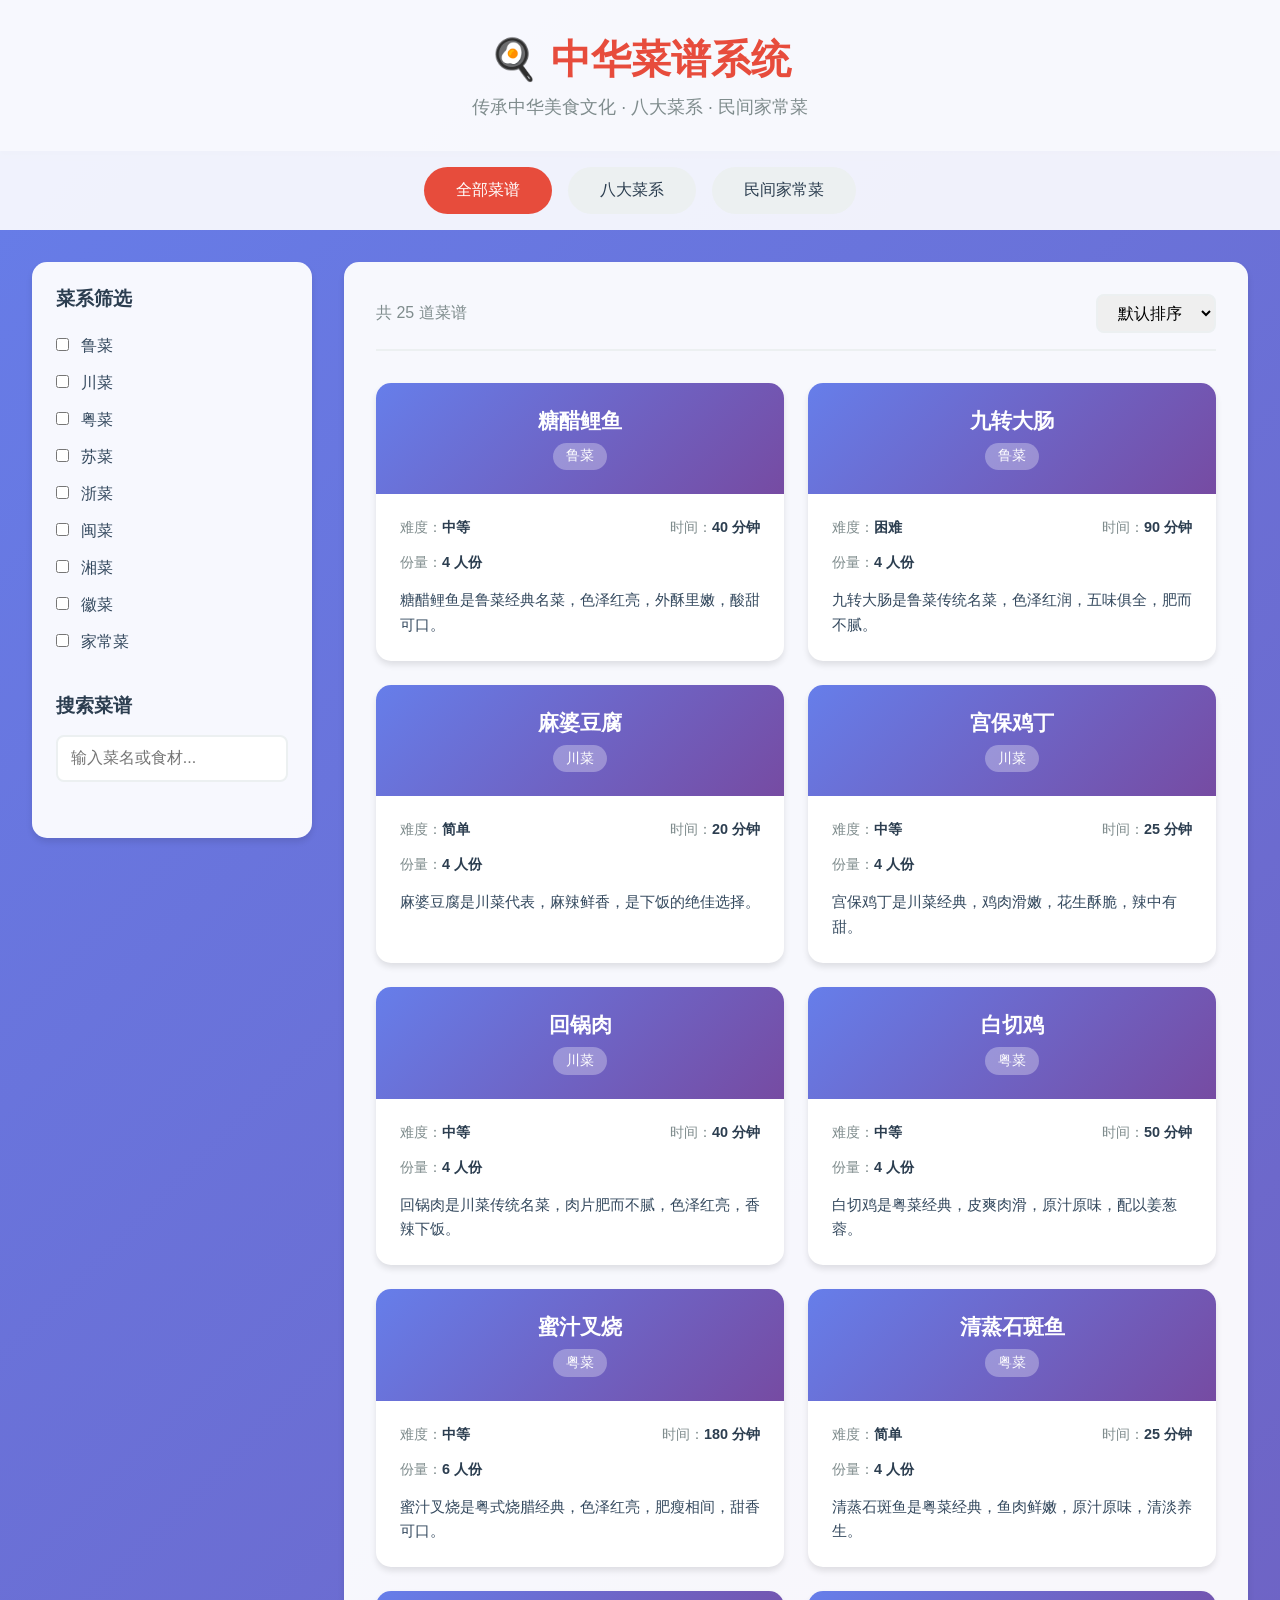
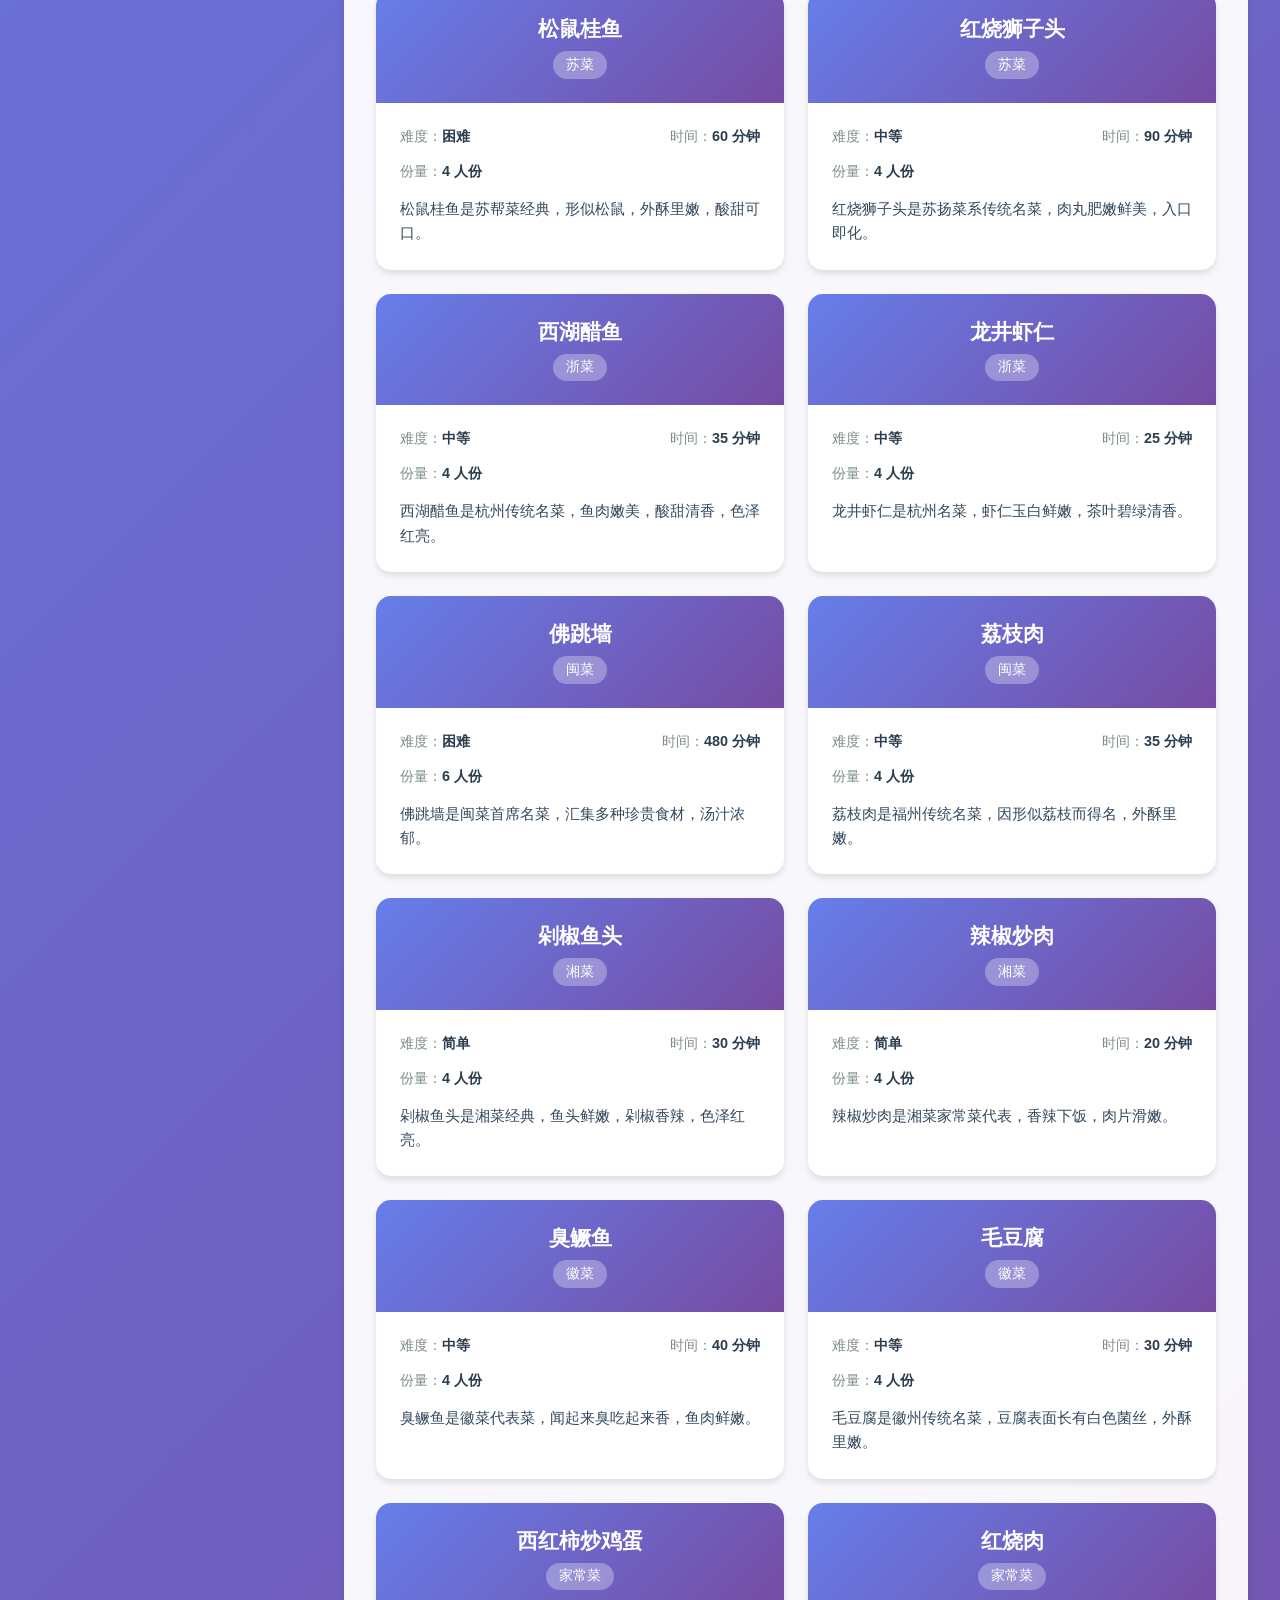
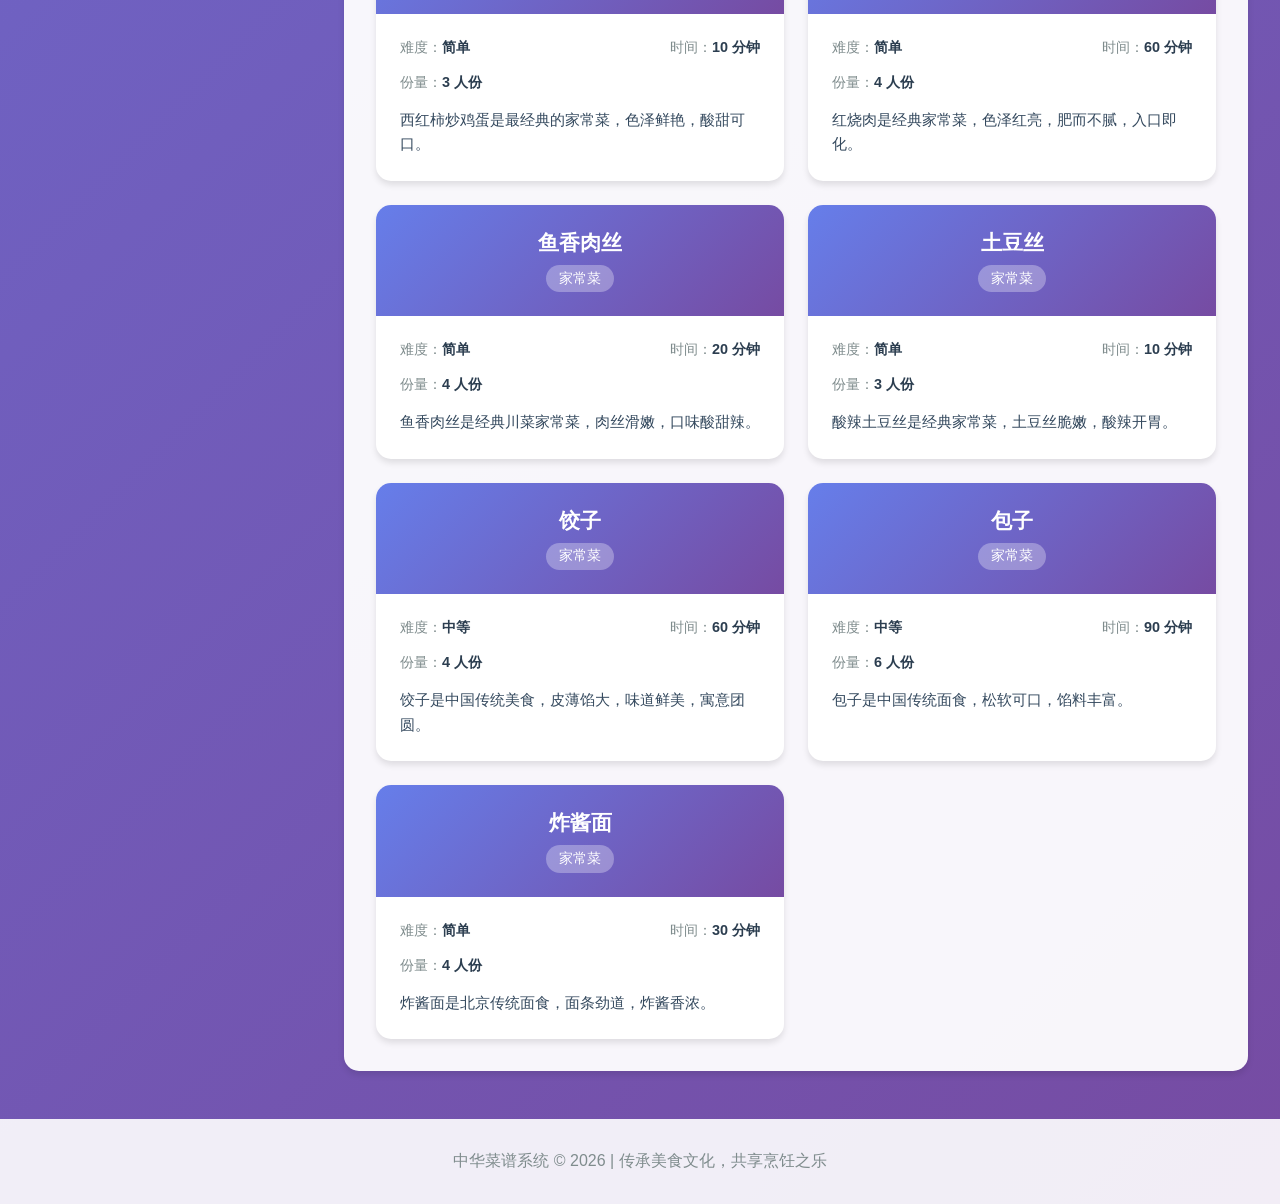
<file: blanch1/index.html>
<!DOCTYPE html>
<html lang="zh-CN">
<head>
    <meta charset="UTF-8">
    <meta name="viewport" content="width=device-width, initial-scale=1.0">
    <title>中华菜谱系统 - 八大菜系与家常菜</title>
    <link rel="stylesheet" href="styles.css">
</head>
<body>
    <header>
        <div class="header-content">
            <h1>🍳 中华菜谱系统</h1>
            <p class="subtitle">传承中华美食文化 · 八大菜系 · 民间家常菜</p>
        </div>
    </header>

    <nav class="main-nav">
        <button class="nav-btn active" data-category="all">全部菜谱</button>
        <button class="nav-btn" data-category="八大菜系">八大菜系</button>
        <button class="nav-btn" data-category="家常菜">民间家常菜</button>
    </nav>

    <div class="container">
        <aside class="sidebar">
            <div class="filter-section">
                <h3>菜系筛选</h3>
                <div id="cuisine-filters">
                    <label class="filter-item">
                        <input type="checkbox" value="鲁菜" data-category="八大菜系"> 鲁菜
                    </label>
                    <label class="filter-item">
                        <input type="checkbox" value="川菜" data-category="八大菜系"> 川菜
                    </label>
                    <label class="filter-item">
                        <input type="checkbox" value="粤菜" data-category="八大菜系"> 粤菜
                    </label>
                    <label class="filter-item">
                        <input type="checkbox" value="苏菜" data-category="八大菜系"> 苏菜
                    </label>
                    <label class="filter-item">
                        <input type="checkbox" value="浙菜" data-category="八大菜系"> 浙菜
                    </label>
                    <label class="filter-item">
                        <input type="checkbox" value="闽菜" data-category="八大菜系"> 闽菜
                    </label>
                    <label class="filter-item">
                        <input type="checkbox" value="湘菜" data-category="八大菜系"> 湘菜
                    </label>
                    <label class="filter-item">
                        <input type="checkbox" value="徽菜" data-category="八大菜系"> 徽菜
                    </label>
                    <label class="filter-item">
                        <input type="checkbox" value="家常菜" data-category="家常菜"> 家常菜
                    </label>
                </div>
            </div>

            <div class="search-section">
                <h3>搜索菜谱</h3>
                <input type="text" id="search-input" placeholder="输入菜名或食材...">
            </div>
        </aside>

        <main class="main-content">
            <div class="stats-bar">
                <span id="recipe-count">共 0 道菜谱</span>
                <select id="sort-select">
                    <option value="default">默认排序</option>
                    <option value="name">按名称</option>
                    <option value="difficulty">按难度</option>
                </select>
            </div>

            <div id="recipe-grid" class="recipe-grid">
            </div>
        </main>
    </div>

    <div id="recipe-modal" class="modal">
        <div class="modal-content">
            <span class="close-btn">&times;</span>
            <div id="modal-body"></div>
        </div>
    </div>

    <footer>
        <p>中华菜谱系统 &copy; 2026 | 传承美食文化，共享烹饪之乐</p>
    </footer>

    <script src="data.js"></script>
    <script src="app.js"></script>
</body>
</html>
</file>
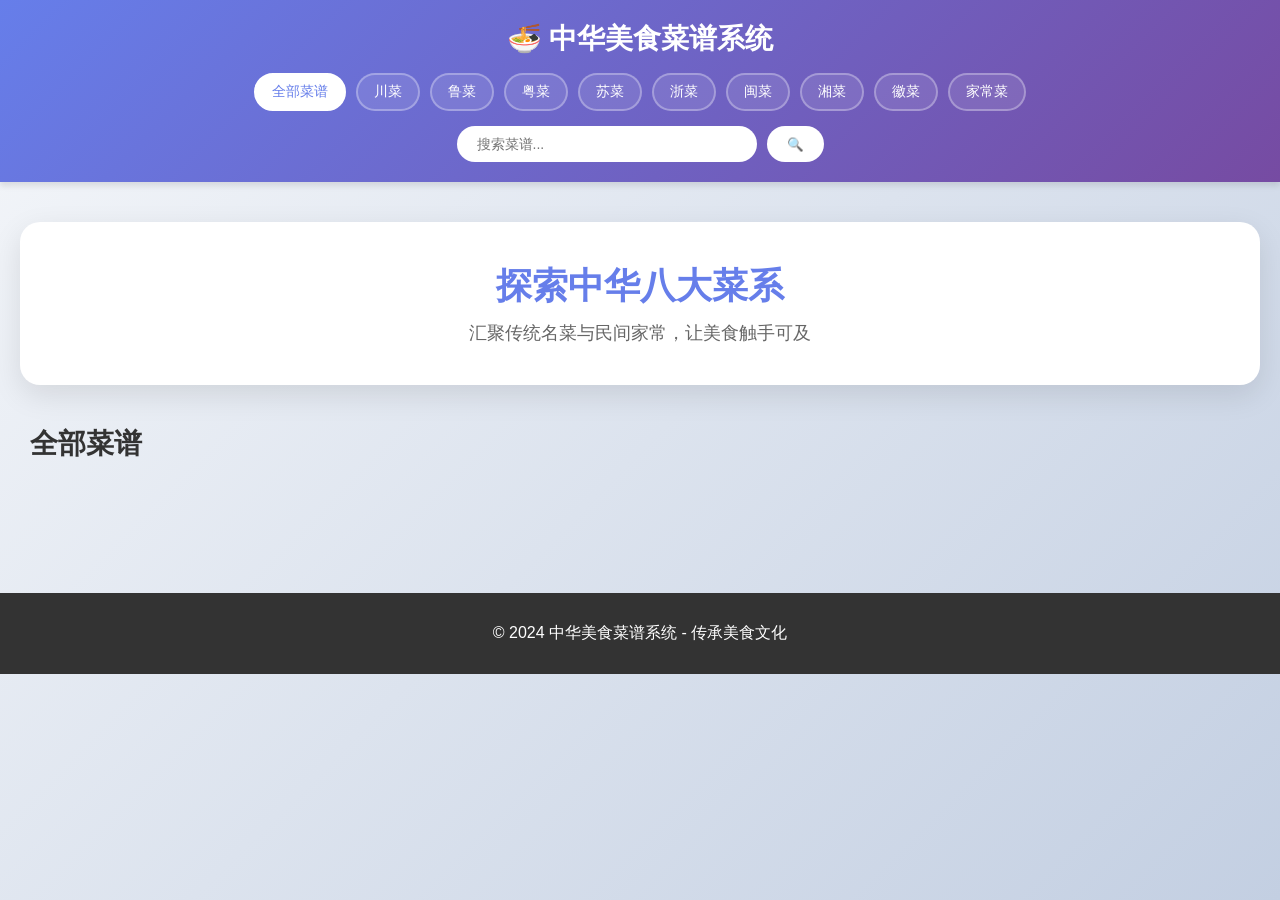
<file: blanch2/index.html>
<!DOCTYPE html>
<html lang="zh-CN">
<head>
    <meta charset="UTF-8">
    <meta name="viewport" content="width=device-width, initial-scale=1.0">
    <title>中华美食菜谱系统</title>
    <link rel="stylesheet" href="styles.css">
</head>
<body>
    <header class="header">
        <div class="container">
            <h1 class="logo">🍜 中华美食菜谱系统</h1>
            <nav class="nav">
                <button class="nav-btn active" data-category="all">全部菜谱</button>
                <button class="nav-btn" data-category="sichuan">川菜</button>
                <button class="nav-btn" data-category="shandong">鲁菜</button>
                <button class="nav-btn" data-category="cantonese">粤菜</button>
                <button class="nav-btn" data-category="jiangsu">苏菜</button>
                <button class="nav-btn" data-category="zhejiang">浙菜</button>
                <button class="nav-btn" data-category="fujian">闽菜</button>
                <button class="nav-btn" data-category="hunan">湘菜</button>
                <button class="nav-btn" data-category="anhui">徽菜</button>
                <button class="nav-btn" data-category="homestyle">家常菜</button>
            </nav>
            <div class="search-box">
                <input type="text" id="searchInput" placeholder="搜索菜谱...">
                <button id="searchBtn">🔍</button>
            </div>
        </div>
    </header>

    <main class="main">
        <div class="container">
            <section class="hero">
                <h2>探索中华八大菜系</h2>
                <p>汇聚传统名菜与民间家常，让美食触手可及</p>
            </section>

            <section class="recipes-section">
                <div class="section-header">
                    <h3 id="categoryTitle">全部菜谱</h3>
                    <span id="recipeCount"></span>
                </div>
                <div class="recipes-grid" id="recipesGrid">
                    <!-- 菜谱卡片将在这里动态生成 -->
                </div>
            </section>
        </div>
    </main>

    <!-- 菜谱详情模态框 -->
    <div class="modal" id="recipeModal">
        <div class="modal-content">
            <button class="modal-close" id="modalClose">&times;</button>
            <div class="recipe-detail" id="recipeDetail">
                <!-- 详情内容将在这里动态生成 -->
            </div>
        </div>
    </div>

    <footer class="footer">
        <div class="container">
            <p>&copy; 2024 中华美食菜谱系统 - 传承美食文化</p>
        </div>
    </footer>

    <script src="data.js"></script>
    <script src="app.js"></script>
</body>
</html>
</file>
<file: blanch1/styles.css>
* {
    margin: 0;
    padding: 0;
    box-sizing: border-box;
}

body {
    font-family: 'Microsoft YaHei', 'PingFang SC', sans-serif;
    background: linear-gradient(135deg, #667eea 0%, #764ba2 100%);
    min-height: 100vh;
}

header {
    background: rgba(255, 255, 255, 0.95);
    padding: 2rem 0;
    box-shadow: 0 4px 6px rgba(0, 0, 0, 0.1);
}

.header-content {
    max-width: 1400px;
    margin: 0 auto;
    text-align: center;
}

.header-content h1 {
    color: #e74c3c;
    font-size: 2.5rem;
    margin-bottom: 0.5rem;
}

.subtitle {
    color: #7f8c8d;
    font-size: 1.1rem;
}

.main-nav {
    background: rgba(255, 255, 255, 0.9);
    padding: 1rem 0;
    display: flex;
    justify-content: center;
    gap: 1rem;
    flex-wrap: wrap;
}

.nav-btn {
    padding: 0.8rem 2rem;
    border: none;
    background: #ecf0f1;
    color: #2c3e50;
    border-radius: 25px;
    cursor: pointer;
    font-size: 1rem;
    transition: all 0.3s ease;
}

.nav-btn:hover {
    background: #3498db;
    color: white;
    transform: translateY(-2px);
}

.nav-btn.active {
    background: #e74c3c;
    color: white;
}

.container {
    display: grid;
    grid-template-columns: 280px 1fr;
    gap: 2rem;
    max-width: 1400px;
    margin: 2rem auto;
    padding: 0 2rem;
}

.sidebar {
    background: rgba(255, 255, 255, 0.95);
    padding: 1.5rem;
    border-radius: 15px;
    box-shadow: 0 4px 6px rgba(0, 0, 0, 0.1);
    height: fit-content;
    position: sticky;
    top: 2rem;
}

.filter-section,
.search-section {
    margin-bottom: 2rem;
}

.filter-section h3,
.search-section h3 {
    color: #2c3e50;
    margin-bottom: 1rem;
    font-size: 1.2rem;
}

.filter-item {
    display: block;
    padding: 0.5rem 0;
    color: #34495e;
    cursor: pointer;
    transition: color 0.3s ease;
}

.filter-item:hover {
    color: #e74c3c;
}

.filter-item input[type="checkbox"] {
    margin-right: 0.5rem;
}

#search-input {
    width: 100%;
    padding: 0.8rem;
    border: 2px solid #ecf0f1;
    border-radius: 8px;
    font-size: 1rem;
    transition: border-color 0.3s ease;
}

#search-input:focus {
    outline: none;
    border-color: #3498db;
}

.main-content {
    background: rgba(255, 255, 255, 0.95);
    padding: 2rem;
    border-radius: 15px;
    box-shadow: 0 4px 6px rgba(0, 0, 0, 0.1);
}

.stats-bar {
    display: flex;
    justify-content: space-between;
    align-items: center;
    margin-bottom: 2rem;
    padding-bottom: 1rem;
    border-bottom: 2px solid #ecf0f1;
}

#recipe-count {
    color: #7f8c8d;
    font-size: 1rem;
}

#sort-select {
    padding: 0.5rem 1rem;
    border: 2px solid #ecf0f1;
    border-radius: 8px;
    font-size: 1rem;
    cursor: pointer;
}

.recipe-grid {
    display: grid;
    grid-template-columns: repeat(auto-fill, minmax(300px, 1fr));
    gap: 1.5rem;
}

.recipe-card {
    background: white;
    border-radius: 15px;
    overflow: hidden;
    box-shadow: 0 4px 6px rgba(0, 0, 0, 0.1);
    transition: transform 0.3s ease, box-shadow 0.3s ease;
    cursor: pointer;
}

.recipe-card:hover {
    transform: translateY(-5px);
    box-shadow: 0 8px 15px rgba(0, 0, 0, 0.2);
}

.recipe-card-header {
    background: linear-gradient(135deg, #667eea 0%, #764ba2 100%);
    color: white;
    padding: 1.5rem;
    text-align: center;
}

.recipe-card-header h3 {
    font-size: 1.3rem;
    margin-bottom: 0.5rem;
}

.recipe-card-header .cuisine-tag {
    display: inline-block;
    background: rgba(255, 255, 255, 0.3);
    padding: 0.3rem 0.8rem;
    border-radius: 15px;
    font-size: 0.85rem;
}

.recipe-card-body {
    padding: 1.5rem;
}

.recipe-info {
    display: flex;
    justify-content: space-between;
    margin-bottom: 1rem;
    font-size: 0.9rem;
}

.info-item {
    color: #7f8c8d;
}

.info-item strong {
    color: #2c3e50;
}

.recipe-description {
    color: #34495e;
    line-height: 1.6;
    font-size: 0.95rem;
}

.modal {
    display: none;
    position: fixed;
    z-index: 1000;
    left: 0;
    top: 0;
    width: 100%;
    height: 100%;
    background-color: rgba(0, 0, 0, 0.7);
    overflow-y: auto;
}

.modal-content {
    background: white;
    margin: 2rem auto;
    border-radius: 15px;
    max-width: 900px;
    width: 90%;
    position: relative;
    animation: modalSlideIn 0.3s ease;
}

@keyframes modalSlideIn {
    from {
        transform: translateY(-50px);
        opacity: 0;
    }
    to {
        transform: translateY(0);
        opacity: 1;
    }
}

.close-btn {
    position: absolute;
    right: 1.5rem;
    top: 1rem;
    font-size: 2.5rem;
    font-weight: bold;
    color: #95a5a6;
    cursor: pointer;
    transition: color 0.3s ease;
}

.close-btn:hover {
    color: #e74c3c;
}

#modal-body {
    padding: 2rem;
}

.recipe-detail-header {
    text-align: center;
    margin-bottom: 2rem;
    padding-bottom: 1.5rem;
    border-bottom: 3px solid #667eea;
}

.recipe-detail-header h2 {
    color: #e74c3c;
    font-size: 2rem;
    margin-bottom: 1rem;
}

.recipe-meta {
    display: flex;
    justify-content: center;
    gap: 2rem;
    flex-wrap: wrap;
}

.meta-item {
    background: #f8f9fa;
    padding: 0.5rem 1.5rem;
    border-radius: 20px;
    color: #2c3e50;
}

.section {
    margin-bottom: 2rem;
}

.section h3 {
    color: #667eea;
    font-size: 1.5rem;
    margin-bottom: 1rem;
    padding-bottom: 0.5rem;
    border-bottom: 2px solid #ecf0f1;
}

.ingredients-list,
.steps-list {
    list-style: none;
}

.ingredients-list li {
    padding: 0.8rem;
    background: #f8f9fa;
    margin-bottom: 0.5rem;
    border-radius: 8px;
    color: #2c3e50;
    display: flex;
    align-items: center;
}

.ingredients-list li::before {
    content: "✓";
    color: #27ae60;
    font-weight: bold;
    margin-right: 0.8rem;
    font-size: 1.2rem;
}

.steps-list li {
    padding: 1.5rem;
    background: #f8f9fa;
    margin-bottom: 1rem;
    border-radius: 10px;
    position: relative;
    padding-left: 4rem;
}

.step-number {
    position: absolute;
    left: 1rem;
    top: 1rem;
    width: 2.5rem;
    height: 2.5rem;
    background: linear-gradient(135deg, #667eea 0%, #764ba2 100%);
    color: white;
    border-radius: 50%;
    display: flex;
    align-items: center;
    justify-content: center;
    font-weight: bold;
    font-size: 1.2rem;
}

.tips-box {
    background: linear-gradient(135deg, #fff3cd 0%, #ffeaa7 100%);
    border-left: 5px solid #f39c12;
    padding: 1.5rem;
    border-radius: 8px;
    margin-top: 1rem;
}

.tips-box h4 {
    color: #d35400;
    margin-bottom: 1rem;
    font-size: 1.2rem;
}

.tips-box ul {
    list-style: none;
}

.tips-box li {
    padding: 0.5rem 0;
    color: #2c3e50;
    position: relative;
    padding-left: 1.5rem;
}

.tips-box li::before {
    content: "⚠";
    position: absolute;
    left: 0;
}

footer {
    background: rgba(255, 255, 255, 0.9);
    text-align: center;
    padding: 2rem;
    margin-top: 3rem;
    color: #7f8c8d;
}

@media (max-width: 768px) {
    .container {
        grid-template-columns: 1fr;
    }

    .sidebar {
        position: static;
    }

    .header-content h1 {
        font-size: 1.8rem;
    }

    .recipe-grid {
        grid-template-columns: 1fr;
    }

    .recipe-meta {
        flex-direction: column;
        gap: 0.5rem;
    }
}
</file>
<file: blanch2/styles.css>
* {
    margin: 0;
    padding: 0;
    box-sizing: border-box;
}

body {
    font-family: 'Microsoft YaHei', 'PingFang SC', sans-serif;
    background: linear-gradient(135deg, #f5f7fa 0%, #c3cfe2 100%);
    min-height: 100vh;
    color: #333;
}

.container {
    max-width: 1400px;
    margin: 0 auto;
    padding: 0 20px;
}

/* Header */
.header {
    background: linear-gradient(135deg, #667eea 0%, #764ba2 100%);
    color: white;
    padding: 20px 0;
    box-shadow: 0 4px 6px rgba(0,0,0,0.1);
    position: sticky;
    top: 0;
    z-index: 100;
}

.logo {
    font-size: 28px;
    margin-bottom: 15px;
    text-align: center;
}

.nav {
    display: flex;
    flex-wrap: wrap;
    justify-content: center;
    gap: 10px;
    margin-bottom: 15px;
}

.nav-btn {
    padding: 8px 16px;
    border: 2px solid rgba(255,255,255,0.3);
    background: rgba(255,255,255,0.1);
    color: white;
    border-radius: 25px;
    cursor: pointer;
    transition: all 0.3s ease;
    font-size: 14px;
}

.nav-btn:hover,
.nav-btn.active {
    background: white;
    color: #667eea;
    border-color: white;
}

.search-box {
    display: flex;
    justify-content: center;
    gap: 10px;
}

.search-box input {
    padding: 10px 20px;
    border: none;
    border-radius: 25px;
    width: 300px;
    font-size: 14px;
    outline: none;
}

.search-box button {
    padding: 10px 20px;
    border: none;
    border-radius: 25px;
    background: white;
    color: #667eea;
    cursor: pointer;
    transition: all 0.3s ease;
}

.search-box button:hover {
    transform: scale(1.05);
}

/* Main */
.main {
    padding: 40px 0;
}

.hero {
    text-align: center;
    margin-bottom: 40px;
    padding: 40px;
    background: white;
    border-radius: 20px;
    box-shadow: 0 10px 30px rgba(0,0,0,0.1);
}

.hero h2 {
    font-size: 36px;
    color: #667eea;
    margin-bottom: 10px;
}

.hero p {
    font-size: 18px;
    color: #666;
}

/* Recipes Section */
.section-header {
    display: flex;
    justify-content: space-between;
    align-items: center;
    margin-bottom: 30px;
    padding: 0 10px;
}

.section-header h3 {
    font-size: 28px;
    color: #333;
}

#recipeCount {
    color: #666;
    font-size: 16px;
}

.recipes-grid {
    display: grid;
    grid-template-columns: repeat(auto-fill, minmax(300px, 1fr));
    gap: 25px;
}

/* Recipe Card */
.recipe-card {
    background: white;
    border-radius: 15px;
    overflow: hidden;
    box-shadow: 0 5px 15px rgba(0,0,0,0.1);
    transition: all 0.3s ease;
    cursor: pointer;
}

.recipe-card:hover {
    transform: translateY(-5px);
    box-shadow: 0 15px 30px rgba(0,0,0,0.15);
}

.recipe-image {
    height: 180px;
    background: linear-gradient(135deg, #667eea 0%, #764ba2 100%);
    display: flex;
    align-items: center;
    justify-content: center;
    font-size: 80px;
}

.recipe-info {
    padding: 20px;
}

.recipe-category {
    display: inline-block;
    padding: 4px 12px;
    background: linear-gradient(135deg, #667eea 0%, #764ba2 100%);
    color: white;
    border-radius: 15px;
    font-size: 12px;
    margin-bottom: 10px;
}

.recipe-name {
    font-size: 20px;
    font-weight: bold;
    margin-bottom: 10px;
    color: #333;
}

.recipe-meta {
    display: flex;
    gap: 15px;
    color: #666;
    font-size: 14px;
}

.recipe-meta span {
    display: flex;
    align-items: center;
    gap: 5px;
}

.difficulty-easy { color: #52c41a; }
.difficulty-medium { color: #faad14; }
.difficulty-hard { color: #f5222d; }

/* Modal */
.modal {
    display: none;
    position: fixed;
    top: 0;
    left: 0;
    width: 100%;
    height: 100%;
    background: rgba(0,0,0,0.7);
    z-index: 1000;
    overflow-y: auto;
}

.modal.active {
    display: flex;
    align-items: center;
    justify-content: center;
    padding: 20px;
}

.modal-content {
    background: white;
    border-radius: 20px;
    max-width: 900px;
    width: 100%;
    max-height: 90vh;
    overflow-y: auto;
    position: relative;
}

.modal-close {
    position: absolute;
    top: 15px;
    right: 20px;
    font-size: 30px;
    background: none;
    border: none;
    cursor: pointer;
    color: #666;
    z-index: 10;
}

.modal-close:hover {
    color: #333;
}

/* Recipe Detail */
.recipe-detail {
    padding: 0;
}

.detail-header {
    background: linear-gradient(135deg, #667eea 0%, #764ba2 100%);
    color: white;
    padding: 40px;
    text-align: center;
}

.detail-icon {
    font-size: 100px;
    margin-bottom: 20px;
}

.detail-title {
    font-size: 32px;
    margin-bottom: 15px;
}

.detail-meta {
    display: flex;
    justify-content: center;
    gap: 30px;
    flex-wrap: wrap;
}

.detail-meta span {
    display: flex;
    align-items: center;
    gap: 8px;
    font-size: 16px;
}

.detail-body {
    padding: 40px;
}

.detail-section {
    margin-bottom: 35px;
}

.detail-section h4 {
    font-size: 22px;
    color: #667eea;
    margin-bottom: 20px;
    padding-bottom: 10px;
    border-bottom: 2px solid #eee;
}

.ingredients-list {
    display: grid;
    grid-template-columns: repeat(auto-fill, minmax(250px, 1fr));
    gap: 12px;
}

.ingredient-item {
    background: #f8f9fa;
    padding: 12px 15px;
    border-radius: 8px;
    border-left: 4px solid #667eea;
}

.steps-list {
    counter-reset: step;
}

.step-item {
    display: flex;
    gap: 20px;
    margin-bottom: 20px;
    padding: 20px;
    background: #f8f9fa;
    border-radius: 10px;
}

.step-number {
    width: 40px;
    height: 40px;
    background: linear-gradient(135deg, #667eea 0%, #764ba2 100%);
    color: white;
    border-radius: 50%;
    display: flex;
    align-items: center;
    justify-content: center;
    font-weight: bold;
    flex-shrink: 0;
}

.step-content {
    flex: 1;
    line-height: 1.8;
}

.tips-box {
    background: linear-gradient(135deg, #fff3cd 0%, #ffeaa7 100%);
    border-left: 5px solid #f39c12;
    padding: 25px;
    border-radius: 10px;
}

.tips-list {
    list-style: none;
}

.tips-list li {
    padding: 10px 0;
    padding-left: 30px;
    position: relative;
    line-height: 1.6;
}

.tips-list li::before {
    content: "💡";
    position: absolute;
    left: 0;
}

/* Footer */
.footer {
    background: #333;
    color: white;
    text-align: center;
    padding: 30px 0;
    margin-top: 60px;
}

/* Responsive */
@media (max-width: 768px) {
    .nav {
        gap: 8px;
    }
    
    .nav-btn {
        padding: 6px 12px;
        font-size: 12px;
    }
    
    .search-box input {
        width: 200px;
    }
    
    .hero h2 {
        font-size: 24px;
    }
    
    .recipes-grid {
        grid-template-columns: 1fr;
    }
    
    .detail-header {
        padding: 30px 20px;
    }
    
    .detail-title {
        font-size: 24px;
    }
    
    .detail-body {
        padding: 25px;
    }
    
    .ingredients-list {
        grid-template-columns: 1fr;
    }
}

/* Animation */
@keyframes fadeIn {
    from {
        opacity: 0;
        transform: translateY(20px);
    }
    to {
        opacity: 1;
        transform: translateY(0);
    }
}

.recipe-card {
    animation: fadeIn 0.5s ease forwards;
}

/* Scrollbar */
::-webkit-scrollbar {
    width: 8px;
}

::-webkit-scrollbar-track {
    background: #f1f1f1;
}

::-webkit-scrollbar-thumb {
    background: #667eea;
    border-radius: 4px;
}

::-webkit-scrollbar-thumb:hover {
    background: #764ba2;
}
</file>
